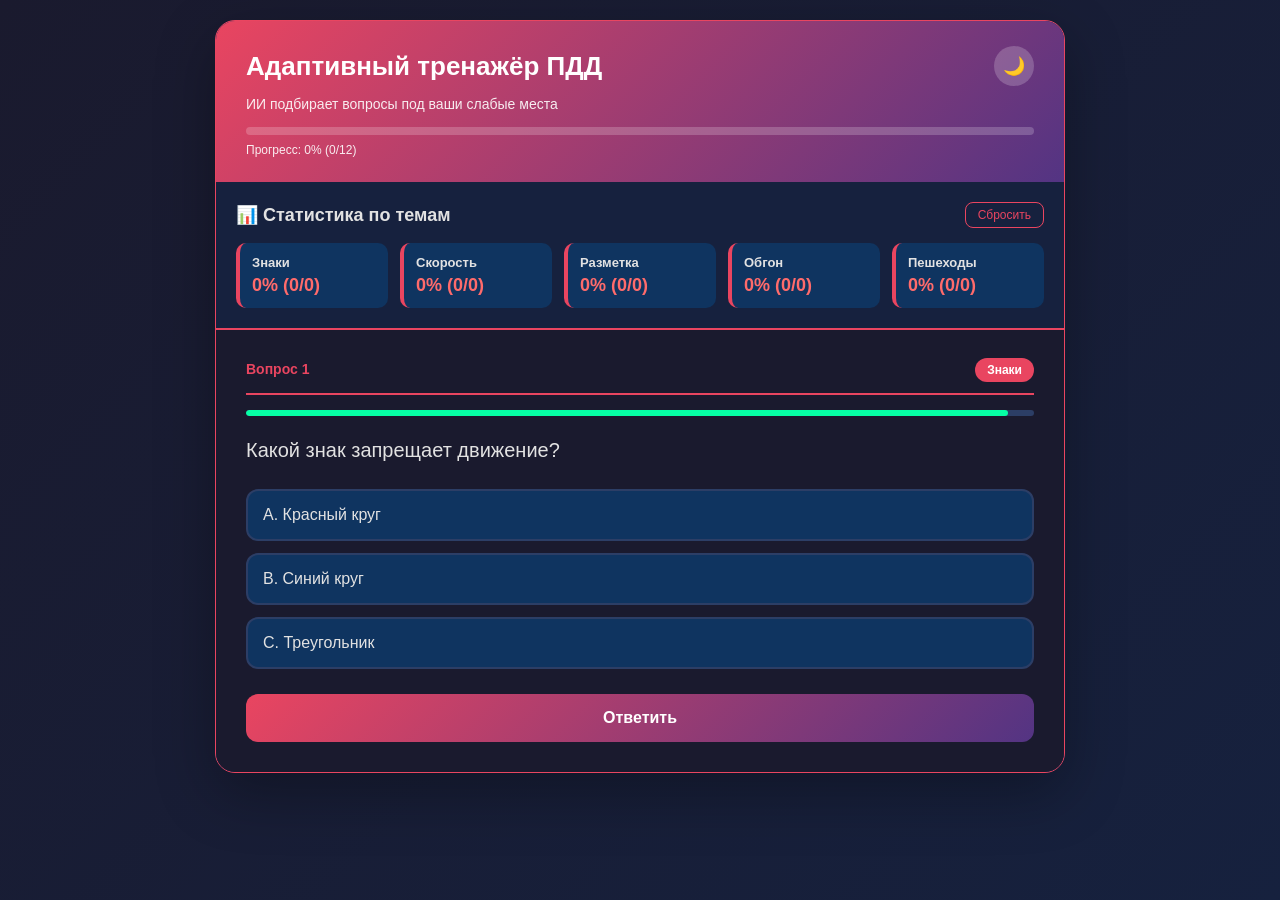
<file: index.html>
<!DOCTYPE html>
<html lang="ru">
<head>
    <meta charset="UTF-8">
    <link rel="icon" href="assets\icons\car.png">
    <meta name="viewport" content="width=device-width, initial-scale=1.0">
    <title>Адаптивный тренажёр ПДД с ИИ</title>
    <link rel="stylesheet" href="css/style.css">
</head>
<body>
    <div class="container">
        <header>
            <div class="header-top">
                <h1>Адаптивный тренажёр ПДД</h1>
                <button id="theme-toggle" class="theme-btn" title="Сменить тему">🌙</button>
            </div>
            <p>ИИ подбирает вопросы под ваши слабые места</p>
            <div class="progress-bar-container">
                <div class="progress-bar" id="progress-bar"></div>
            </div>
            <div class="progress-text" id="progress-text">Прогресс: 0%</div>
        </header>

        <div class="stats-panel">
            <div class="stats-header">
                <h3>📊 Статистика по темам</h3>
                <button id="reset-stats-btn" class="small-btn">Сбросить</button>
            </div>
            <div id="topics-stats"></div>
        </div>

        <div class="quiz-area" id="quiz-area">
            <div class="question-header">
                <span id="question-counter">Вопрос 1</span>
                <div>
                    <span id="streak-badge" class="streak-badge" style="display:none;">🔥 0</span>
                    <span id="topic-badge" class="topic-badge"></span>
                </div>
            </div>
            <div class="timer-bar-container" id="timer-container" style="display:none;">
                <div class="timer-bar" id="timer-bar"></div>
                <span class="timer-text" id="timer-text">30с</span>
            </div>
            <div id="question-text" class="question-text"></div>
            <div id="options" class="options"></div>
            <button id="submit-btn" class="btn-submit">Ответить</button>
        </div>

        <div id="result-area" class="result-area" style="display:none;">
            <div class="feedback"></div>
            <button id="next-btn" class="btn-next">Следующий вопрос →</button>
        </div>

        <div id="final-area" style="display:none;">
            <div class="final-message">
                <h2>🎉 Тренировка завершена!</h2>
                <div id="final-advice" class="advice"></div>
                <div class="final-buttons">
                    <button id="export-btn" class="btn-export">💾 Сохранить отчёт</button>
                    <button id="restart-btn" class="btn-restart">Пройти заново</button>
                </div>
            </div>
        </div>
    </div>

    <script src="js/script.js"></script>
</body>
</html>
</file>
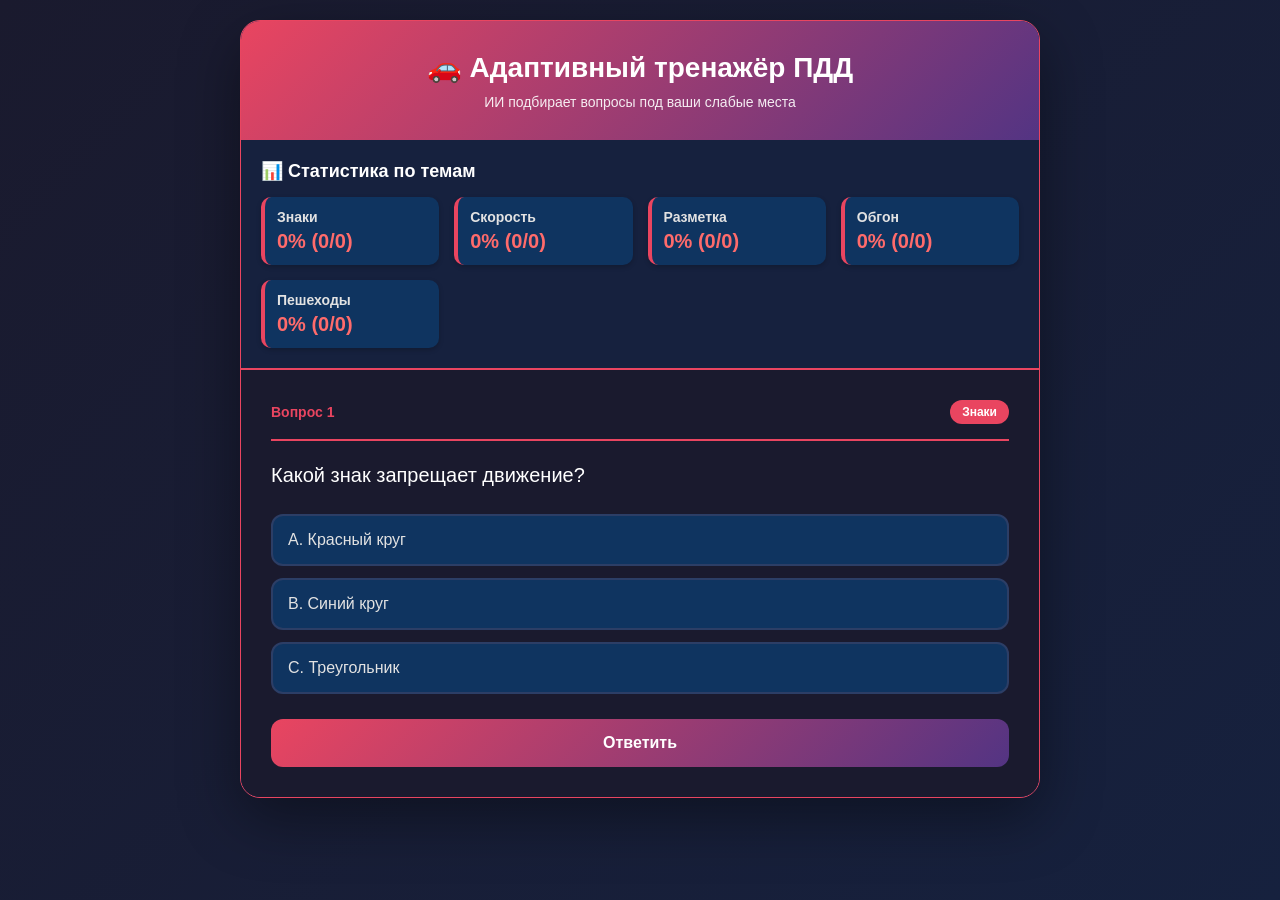
<file: pdd_trainer/index.html>
<!DOCTYPE html>
<html lang="ru">
<head>
    <meta charset="UTF-8">
    <meta name="viewport" content="width=device-width, initial-scale=1.0">
    <title>Адаптивный тренажёр ПДД с ИИ</title>
    <link rel="stylesheet" href="style.css">
</head>
<body>
    <div class="container">
        <header>
            <h1>🚗 Адаптивный тренажёр ПДД</h1>
            <p>ИИ подбирает вопросы под ваши слабые места</p>
        </header>

        <div class="stats-panel">
            <h3>📊 Статистика по темам</h3>
            <div id="topics-stats"></div>
        </div>

        <div class="quiz-area" id="quiz-area">
            <div class="question-header">
                <span id="question-counter">Вопрос 1</span>
                <span id="topic-badge" class="topic-badge"></span>
            </div>
            <div id="question-text" class="question-text"></div>
            <div id="options" class="options"></div>
            <button id="submit-btn" class="btn-submit">Ответить</button>
        </div>

        <div id="result-area" class="result-area" style="display:none;">
            <div class="feedback"></div>
            <button id="next-btn" class="btn-next">Следующий вопрос</button>
        </div>

        <div id="final-area" style="display:none;">
            <div class="final-message">
                <h2>🎉 Тренировка завершена! 🎉</h2>
                <div id="final-advice" class="advice"></div>
                <button id="restart-btn" class="btn-restart">Пройти заново</button>
            </div>
        </div>
    </div>

    <script src="script.js"></script>
</body>
</html>
</file>
<file: css/style.css>
* {
    margin: 0;
    padding: 0;
    box-sizing: border-box;
}

:root {
    --bg-gradient: linear-gradient(135deg, #1a1a2e 0%, #16213e 100%);
    --container-bg: #0f3460;
    --panel-bg: #16213e;
    --card-bg: #0f3460;
    --quiz-bg: #1a1a2e;
    --accent: #e94560;
    --accent-hover: #d43f59;
    --success: #06ffa5;
    --success-hover: #00e694;
    --text: #e2e2e2;
    --text-muted: #a0a0a0;
    --border: #2c3e66;
}

body.light {
    --bg-gradient: linear-gradient(135deg, #f0f2f5 0%, #e0e5ec 100%);
    --container-bg: #ffffff;
    --panel-bg: #f8f9fb;
    --card-bg: #f0f2f5;
    --quiz-bg: #ffffff;
    --accent: #d6336c;
    --accent-hover: #b02a5b;
    --success: #0ca678;
    --success-hover: #099268;
    --text: #212529;
    --text-muted: #868e96;
    --border: #dee2e6;
}

body {
    font-family: 'Segoe UI', Tahoma, Geneva, Verdana, sans-serif;
    background: var(--bg-gradient);
    min-height: 100vh;
    padding: 20px;
    transition: background 0.3s ease;
}

.container {
    max-width: 850px;
    margin: 0 auto;
    background: var(--container-bg);
    border-radius: 20px;
    box-shadow: 0 20px 60px rgba(0,0,0,0.3);
    overflow: hidden;
    border: 1px solid var(--accent);
    transition: background 0.3s ease;
}

header {
    background: linear-gradient(135deg, var(--accent) 0%, #533483 100%);
    color: white;
    padding: 25px 30px;
    text-align: center;
}

.header-top {
    display: flex;
    justify-content: space-between;
    align-items: center;
    margin-bottom: 10px;
}

header h1 {
    font-size: 26px;
    flex: 1;
    text-align: left;
}

header p {
    opacity: 0.9;
    font-size: 14px;
    text-align: left;
    margin-bottom: 15px;
}

.theme-btn {
    background: rgba(255,255,255,0.2);
    border: none;
    color: white;
    width: 40px;
    height: 40px;
    border-radius: 50%;
    cursor: pointer;
    font-size: 18px;
    transition: transform 0.2s, background 0.2s;
}

.theme-btn:hover {
    background: rgba(255,255,255,0.3);
    transform: scale(1.1);
}

.progress-bar-container {
    height: 8px;
    background: rgba(255,255,255,0.2);
    border-radius: 4px;
    overflow: hidden;
    margin-bottom: 8px;
}

.progress-bar {
    height: 100%;
    background: var(--success);
    width: 0%;
    transition: width 0.4s ease;
    border-radius: 4px;
}

.progress-text {
    font-size: 12px;
    opacity: 0.9;
    text-align: left;
}

.stats-panel {
    background: var(--panel-bg);
    padding: 20px;
    border-bottom: 2px solid var(--accent);
    transition: background 0.3s ease;
}

.stats-header {
    display: flex;
    justify-content: space-between;
    align-items: center;
    margin-bottom: 15px;
}

.stats-panel h3 {
    color: var(--text);
    font-size: 18px;
}

.small-btn {
    background: transparent;
    border: 1px solid var(--accent);
    color: var(--accent);
    padding: 5px 12px;
    border-radius: 8px;
    cursor: pointer;
    font-size: 12px;
    transition: all 0.2s;
}

.small-btn:hover {
    background: var(--accent);
    color: white;
}

#topics-stats {
    display: grid;
    grid-template-columns: repeat(auto-fit, minmax(150px, 1fr));
    gap: 12px;
}

.topic-stat {
    background: var(--card-bg);
    padding: 12px;
    border-radius: 10px;
    border-left: 4px solid var(--accent);
    transition: transform 0.2s, background 0.3s ease;
}

.topic-stat:hover {
    transform: translateY(-3px);
}

.topic-stat .topic-name {
    font-weight: bold;
    font-size: 13px;
    color: var(--text);
    margin-bottom: 5px;
}

.topic-stat .topic-score {
    font-size: 18px;
    font-weight: bold;
    margin-top: 5px;
}

.topic-stat .topic-score.good { color: var(--success); }
.topic-stat .topic-score.bad { color: #ff6b6b; }

.quiz-area {
    background: var(--quiz-bg);
    padding: 30px;
    transition: background 0.3s ease;
}

.question-header {
    display: flex;
    justify-content: space-between;
    align-items: center;
    margin-bottom: 15px;
    padding-bottom: 15px;
    border-bottom: 2px solid var(--accent);
}

#question-counter {
    font-size: 14px;
    color: var(--accent);
    font-weight: bold;
}

.topic-badge {
    background: var(--accent);
    color: white;
    padding: 5px 12px;
    border-radius: 20px;
    font-size: 12px;
    font-weight: bold;
    margin-left: 8px;
}

.streak-badge {
    background: #ff9500;
    color: white;
    padding: 5px 12px;
    border-radius: 20px;
    font-size: 12px;
    font-weight: bold;
    animation: pulse 0.5s ease;
}

@keyframes pulse {
    0%, 100% { transform: scale(1); }
    50% { transform: scale(1.15); }
}

.timer-bar-container {
    position: relative;
    height: 6px;
    background: var(--border);
    border-radius: 3px;
    margin-bottom: 20px;
    overflow: hidden;
}

.timer-bar {
    height: 100%;
    background: var(--success);
    width: 100%;
    transition: width 1s linear, background 0.3s;
    border-radius: 3px;
}

.timer-bar.warning { background: #ff9500; }
.timer-bar.danger { background: #ff3b30; }

.timer-text {
    position: absolute;
    right: 8px;
    top: -20px;
    font-size: 12px;
    color: var(--text-muted);
}

.question-text {
    font-size: 20px;
    font-weight: 500;
    margin-bottom: 25px;
    color: var(--text);
    line-height: 1.4;
}

.options {
    display: flex;
    flex-direction: column;
    gap: 12px;
    margin-bottom: 25px;
}

.option {
    padding: 15px;
    background: var(--card-bg);
    border: 2px solid var(--border);
    border-radius: 12px;
    cursor: pointer;
    transition: all 0.3s;
    font-size: 16px;
    color: var(--text);
}

.option:hover {
    background: var(--panel-bg);
    border-color: var(--accent);
    transform: translateX(5px);
}

.option.selected {
    background: var(--accent);
    border-color: var(--accent);
    color: white;
}

.btn-submit, .btn-next, .btn-restart, .btn-export {
    width: 100%;
    padding: 15px;
    border: none;
    border-radius: 12px;
    font-size: 16px;
    font-weight: bold;
    cursor: pointer;
    transition: transform 0.2s, box-shadow 0.2s;
}

.btn-submit {
    background: linear-gradient(135deg, var(--accent) 0%, #533483 100%);
    color: white;
}

.btn-submit:hover {
    transform: translateY(-2px);
    box-shadow: 0 5px 15px rgba(233, 69, 96, 0.4);
}

.btn-next {
    background: var(--success);
    color: #1a1a2e;
}

.btn-next:hover {
    transform: translateY(-2px);
    background: var(--success-hover);
}

.result-area {
    background: var(--quiz-bg);
    padding: 0 30px 30px;
}

.feedback {
    background: var(--card-bg);
    padding: 15px;
    border-radius: 12px;
    margin-bottom: 15px;
    font-size: 15px;
    border-left: 4px solid var(--success);
    color: var(--text);
}

.feedback strong { color: var(--text); }

.final-message {
    background: var(--quiz-bg);
    text-align: center;
    padding: 40px;
}

.final-message h2 {
    margin-bottom: 20px;
    color: var(--accent);
}

.advice {
    background: var(--card-bg);
    padding: 20px;
    border-radius: 12px;
    margin: 20px 0;
    font-size: 15px;
    border-left: 4px solid var(--accent);
    text-align: left;
    color: var(--text);
    line-height: 1.6;
}

.advice ul {
    margin-top: 15px;
    padding-left: 20px;
}

.advice li {
    margin: 8px 0;
    color: var(--text);
}

.final-buttons {
    display: flex;
    gap: 10px;
    margin-top: 20px;
}

.btn-restart {
    background: var(--accent);
    color: white;
}

.btn-restart:hover {
    background: var(--accent-hover);
    transform: translateY(-2px);
}

.btn-export {
    background: var(--card-bg);
    color: var(--text);
    border: 2px solid var(--accent);
}

.btn-export:hover {
    background: var(--accent);
    color: white;
    transform: translateY(-2px);
}

@keyframes fadeIn {
    from { opacity: 0; transform: translateY(10px); }
    to { opacity: 1; transform: translateY(0); }
}

.quiz-area, .result-area, .final-message {
    animation: fadeIn 0.3s ease;
}

@media (max-width: 600px) {
    body { padding: 10px; }
    header { padding: 20px; }
    header h1 { font-size: 20px; }
    .quiz-area { padding: 20px; }
    .question-text { font-size: 17px; }
    .option { padding: 12px; font-size: 14px; }
    #topics-stats { grid-template-columns: repeat(auto-fit, minmax(120px, 1fr)); gap: 8px; }
    .topic-stat .topic-score { font-size: 15px; }
    .final-buttons { flex-direction: column; }
    .final-message { padding: 25px; }
}
</file>
<file: pdd_trainer/style.css>
* {
    margin: 0;
    padding: 0;
    box-sizing: border-box;
}

body {
    font-family: 'Segoe UI', Tahoma, Geneva, Verdana, sans-serif;
    background: linear-gradient(135deg, #1a1a2e 0%, #16213e 100%);
    min-height: 100vh;
    padding: 20px;
}

.container {
    max-width: 800px;
    margin: 0 auto;
    background: #0f3460;
    border-radius: 20px;
    box-shadow: 0 20px 60px rgba(0,0,0,0.4);
    overflow: hidden;
    border: 1px solid #e94560;
}

header {
    background: linear-gradient(135deg, #e94560 0%, #533483 100%);
    color: white;
    padding: 30px;
    text-align: center;
}

header h1 {
    margin-bottom: 10px;
    font-size: 28px;
}

header p {
    opacity: 0.9;
    font-size: 14px;
}

.stats-panel {
    background: #16213e;
    padding: 20px;
    border-bottom: 2px solid #e94560;
}

.stats-panel h3 {
    margin-bottom: 15px;
    color: #ffffff;
    font-size: 18px;
}

#topics-stats {
    display: grid;
    grid-template-columns: repeat(auto-fit, minmax(150px, 1fr));
    gap: 15px;
}

.topic-stat {
    background: #0f3460;
    padding: 12px;
    border-radius: 10px;
    border-left: 4px solid #e94560;
    box-shadow: 0 2px 5px rgba(0,0,0,0.2);
    transition: transform 0.2s;
}

.topic-stat:hover {
    transform: translateY(-2px);
}

.topic-stat .topic-name {
    font-weight: bold;
    font-size: 14px;
    color: #e2e2e2;
    margin-bottom: 5px;
}

.topic-stat .topic-score {
    font-size: 20px;
    font-weight: bold;
    margin-top: 5px;
}

.topic-stat .topic-score.good {
    color: #06ffa5;
}

.topic-stat .topic-score.bad {
    color: #ff6b6b;
}

.quiz-area {
    background: #1a1a2e;
    padding: 30px;
}

.question-header {
    display: flex;
    justify-content: space-between;
    align-items: center;
    margin-bottom: 20px;
    padding-bottom: 15px;
    border-bottom: 2px solid #e94560;
}

#question-counter {
    font-size: 14px;
    color: #e94560;
    font-weight: bold;
}

.topic-badge {
    background: #e94560;
    color: white;
    padding: 5px 12px;
    border-radius: 20px;
    font-size: 12px;
    font-weight: bold;
}

.question-text {
    font-size: 20px;
    font-weight: 500;
    margin-bottom: 25px;
    color: #ffffff;
    line-height: 1.4;
}

.options {
    display: flex;
    flex-direction: column;
    gap: 12px;
    margin-bottom: 25px;
}

.option {
    padding: 15px;
    background: #0f3460;
    border: 2px solid #2c3e66;
    border-radius: 12px;
    cursor: pointer;
    transition: all 0.3s;
    font-size: 16px;
    color: #e2e2e2;
}

.option:hover {
    background: #1a4a7a;
    border-color: #e94560;
    transform: translateX(5px);
}

.option.selected {
    background: #e94560;
    border-color: #e94560;
    color: white;
}

.btn-submit {
    width: 100%;
    padding: 15px;
    background: linear-gradient(135deg, #e94560 0%, #533483 100%);
    color: white;
    border: none;
    border-radius: 12px;
    font-size: 16px;
    font-weight: bold;
    cursor: pointer;
    transition: transform 0.2s, box-shadow 0.2s;
}

.btn-submit:hover {
    transform: translateY(-2px);
    box-shadow: 0 5px 15px rgba(233, 69, 96, 0.4);
}

.btn-submit:active {
    transform: translateY(0);
}

.result-area {
    background: #1a1a2e;
    padding: 0 30px 30px 30px;
}

.feedback {
    background: #0f3460;
    padding: 15px;
    border-radius: 12px;
    margin-bottom: 15px;
    font-size: 16px;
    border-left: 4px solid #06ffa5;
    color: #e2e2e2;
}

.feedback small {
    display: block;
    margin-top: 8px;
    color: #a0a0a0;
    font-size: 12px;
}

.btn-next {
    width: 100%;
    padding: 12px;
    background: #06ffa5;
    color: #1a1a2e;
    border: none;
    border-radius: 12px;
    font-size: 16px;
    cursor: pointer;
    font-weight: bold;
    transition: transform 0.2s;
}

.btn-next:hover {
    transform: translateY(-2px);
    background: #00e694;
}

.final-message {
    background: #1a1a2e;
    text-align: center;
    padding: 40px;
}

.final-message h2 {
    margin-bottom: 20px;
    color: #e94560;
}

.advice {
    background: #0f3460;
    padding: 15px;
    border-radius: 12px;
    margin: 20px 0;
    font-size: 16px;
    border-left: 4px solid #e94560;
    text-align: left;
    color: #e2e2e2;
}

.advice ul {
    margin-top: 15px;
    padding-left: 20px;
}

.advice li {
    margin: 8px 0;
    color: #e2e2e2;
}

.btn-restart {
    padding: 12px 30px;
    background: #e94560;
    color: white;
    border: none;
    border-radius: 12px;
    font-size: 16px;
    cursor: pointer;
    margin-top: 20px;
    font-weight: bold;
    transition: transform 0.2s;
}

.btn-restart:hover {
    transform: translateY(-2px);
    background: #d43f59;
}

@keyframes fadeIn {
    from {
        opacity: 0;
        transform: translateY(10px);
    }
    to {
        opacity: 1;
        transform: translateY(0);
    }
}

.quiz-area, .result-area, .final-message {
    animation: fadeIn 0.3s ease;
}

@media (max-width: 600px) {
    body {
        padding: 10px;
    }
    
    header h1 {
        font-size: 22px;
    }
    
    .quiz-area {
        padding: 20px;
    }
    
    .question-text {
        font-size: 18px;
    }
    
    .option {
        padding: 12px;
        font-size: 14px;
    }
    
    #topics-stats {
        grid-template-columns: repeat(auto-fit, minmax(120px, 1fr));
        gap: 10px;
    }
    
    .topic-stat .topic-score {
        font-size: 16px;
    }
}
</file>
